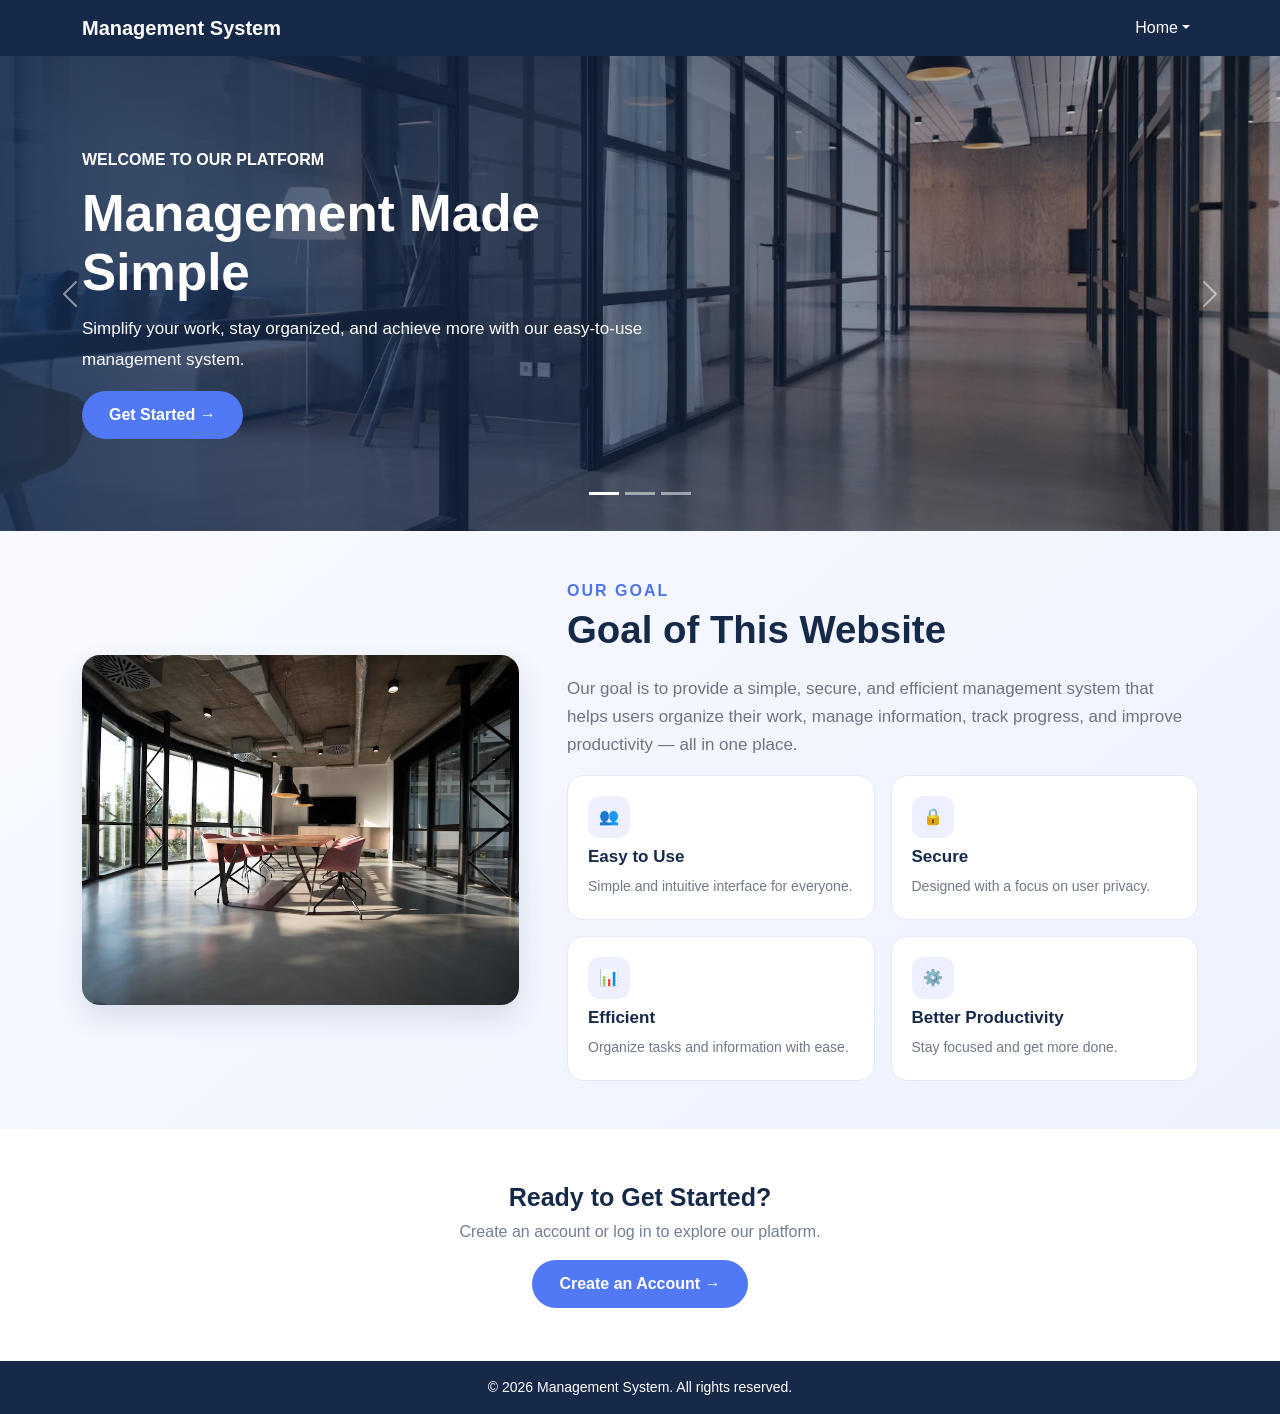
<file: Task2_Management_System/index.html>
<!doctype html>
<html lang="en">
<head>
  <meta charset="UTF-8"><meta name="viewport" content="width=device-width, initial-scale=1">
  <title>Management System | Welcome</title>
  <link href="https://cdn.jsdelivr.net/npm/bootstrap@5.3.3/dist/css/bootstrap.min.css" rel="stylesheet">
  <link rel="stylesheet" href="assets/css/style.css">
</head>
<body class="landing-page">
  <nav class="navbar navbar-expand-lg navbar-dark site-navbar">
    <div class="container"><a class="navbar-brand fw-bold" href="index.html">Management System</a>
      <button class="navbar-toggler" type="button" data-bs-toggle="collapse" data-bs-target="#navMenu" aria-controls="navMenu" aria-expanded="false" aria-label="Toggle navigation"><span class="navbar-toggler-icon"></span></button>
      <div class="collapse navbar-collapse justify-content-end" id="navMenu"><ul class="navbar-nav"><li class="nav-item dropdown"><a class="nav-link dropdown-toggle active" href="#" role="button" data-bs-toggle="dropdown">Home</a><ul class="dropdown-menu dropdown-menu-end"><li><a class="dropdown-item" href="login.html">Login</a></li><li><a class="dropdown-item" href="register.html">Sign Up</a></li><li><a class="dropdown-item" href="help.html">Help</a></li></ul></li></ul></div>
    </div>
  </nav>

  <main>
    <div id="heroCarousel" class="carousel slide hero-carousel" data-bs-ride="carousel" data-bs-interval="4500">
      <div class="carousel-indicators"><button type="button" data-bs-target="#heroCarousel" data-bs-slide-to="0" class="active" aria-current="true" aria-label="Slide 1"></button><button type="button" data-bs-target="#heroCarousel" data-bs-slide-to="1" aria-label="Slide 2"></button><button type="button" data-bs-target="#heroCarousel" data-bs-slide-to="2" aria-label="Slide 3"></button></div>
      <div class="carousel-inner">
        <section class="carousel-item active hero-slide hero-office"><div class="container hero-inner"><div class="hero-text"><p class="hero-eyebrow">WELCOME TO OUR PLATFORM</p><h1>Management Made<br>Simple</h1><p>Simplify your work, stay organized, and achieve more with our easy-to-use management system.</p><a class="btn btn-hero" href="login.html">Get Started &rarr;</a></div></div></section>
        <section class="carousel-item hero-slide hero-team"><div class="container hero-inner"><div class="hero-text"><p class="hero-eyebrow">WORK TOGETHER</p><h1>Better Team<br>Collaboration</h1><p>Manage projects, improve communication, and keep your team connected.</p><a class="btn btn-hero" href="login.html">Join Us &rarr;</a></div></div></section>
        <section class="carousel-item hero-slide hero-goals"><div class="container hero-inner"><div class="hero-text"><p class="hero-eyebrow">WORK SMARTER</p><h1>Achieve Your Goals</h1><p>Track progress, manage information, and improve productivity with a clear and organized workflow.</p><a class="btn btn-hero" href="login.html">Login Now &rarr;</a></div></div></section>
      </div>
      <button class="carousel-control-prev" type="button" data-bs-target="#heroCarousel" data-bs-slide="prev"><span class="carousel-control-prev-icon" aria-hidden="true"></span><span class="visually-hidden">Previous</span></button><button class="carousel-control-next" type="button" data-bs-target="#heroCarousel" data-bs-slide="next"><span class="carousel-control-next-icon" aria-hidden="true"></span><span class="visually-hidden">Next</span></button>
    </div>

    <section class="goal-section py-5" id="goal"><div class="container"><div class="row align-items-center g-5"><div class="col-lg-5"><img class="goal-image" src="assets/images/meeting-room.png" alt="Bright modern meeting room"></div><div class="col-lg-7"><p class="section-eyebrow">OUR GOAL</p><h2 class="section-title">Goal of This Website</h2><p class="section-description">Our goal is to provide a simple, secure, and efficient management system that helps users organize their work, manage information, track progress, and improve productivity — all in one place.</p><div class="row g-3"><div class="col-sm-6"><div class="benefit-card"><div class="benefit-icon">👥</div><h3>Easy to Use</h3><p>Simple and intuitive interface for everyone.</p></div></div><div class="col-sm-6"><div class="benefit-card"><div class="benefit-icon">🔒</div><h3>Secure</h3><p>Designed with a focus on user privacy.</p></div></div><div class="col-sm-6"><div class="benefit-card"><div class="benefit-icon">📊</div><h3>Efficient</h3><p>Organize tasks and information with ease.</p></div></div><div class="col-sm-6"><div class="benefit-card"><div class="benefit-icon">⚙️</div><h3>Better Productivity</h3><p>Stay focused and get more done.</p></div></div></div></div></div></div></section>
    <section class="cta-section text-center"><div class="container"><h2>Ready to Get Started?</h2><p>Create an account or log in to explore our platform.</p><a href="register.html" class="btn btn-hero">Create an Account &rarr;</a></div></section>
  </main>
  <footer class="site-footer text-center">&copy; 2026 Management System. All rights reserved.</footer>
  <script src="https://cdn.jsdelivr.net/npm/bootstrap@5.3.3/dist/js/bootstrap.bundle.min.js"></script>
</body></html>
</file>
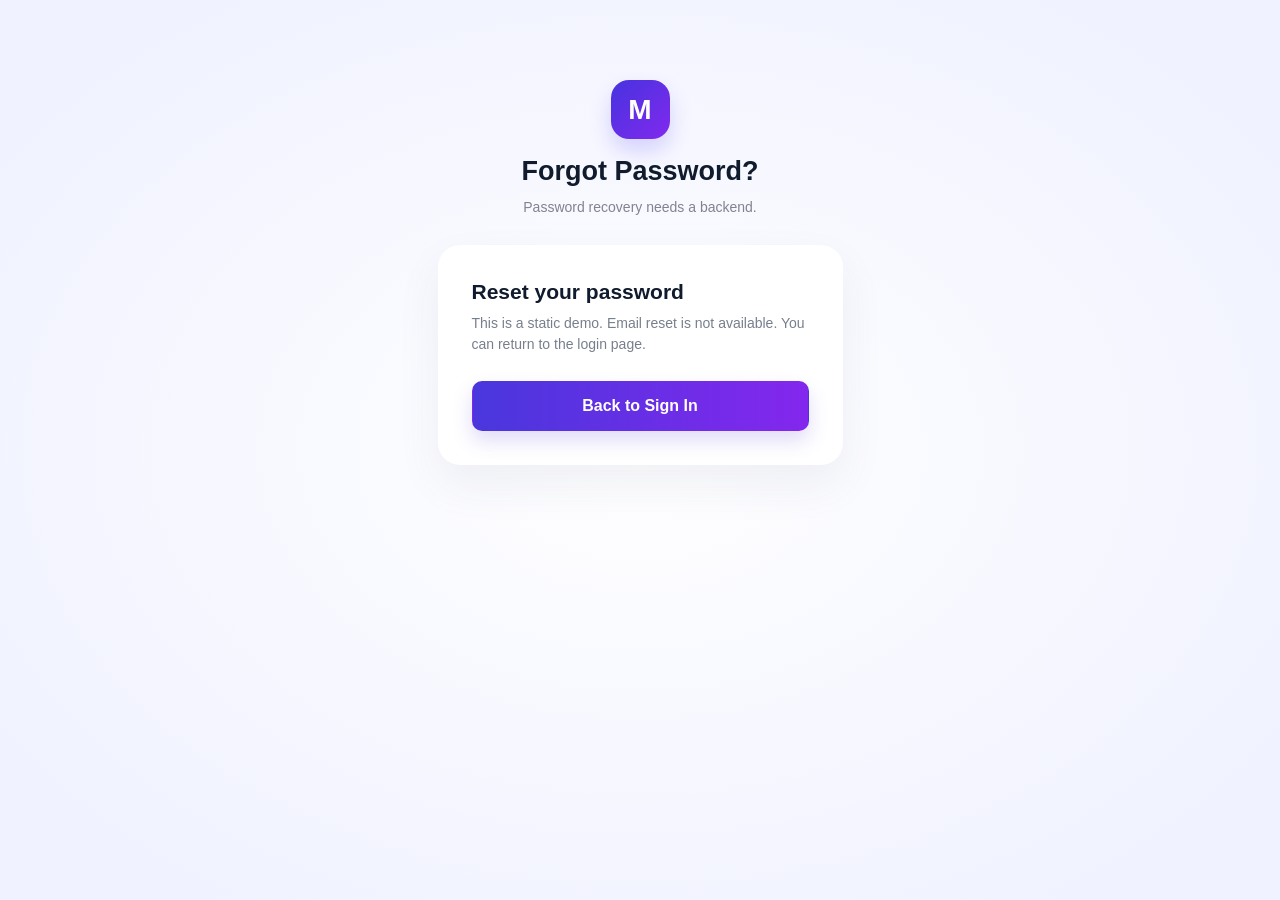
<file: Task2_Management_System/forgot.html>
<!doctype html><html lang="en"><head><meta charset="UTF-8"><meta name="viewport" content="width=device-width, initial-scale=1"><title>Forgot Password | Management System</title><link href="https://cdn.jsdelivr.net/npm/bootstrap@5.3.3/dist/css/bootstrap.min.css" rel="stylesheet"><link rel="stylesheet" href="assets/css/style.css"></head><body class="auth-page"><main class="auth-layout"><a class="auth-logo" href="index.html">M</a><h1>Forgot Password?</h1><p class="auth-intro">Password recovery needs a backend.</p><section class="auth-card"><h2>Reset your password</h2><p>This is a static demo. Email reset is not available. You can return to the login page.</p><a class="btn sign-in-btn w-100" href="login.html">Back to Sign In</a></section></main></body></html>
</file>
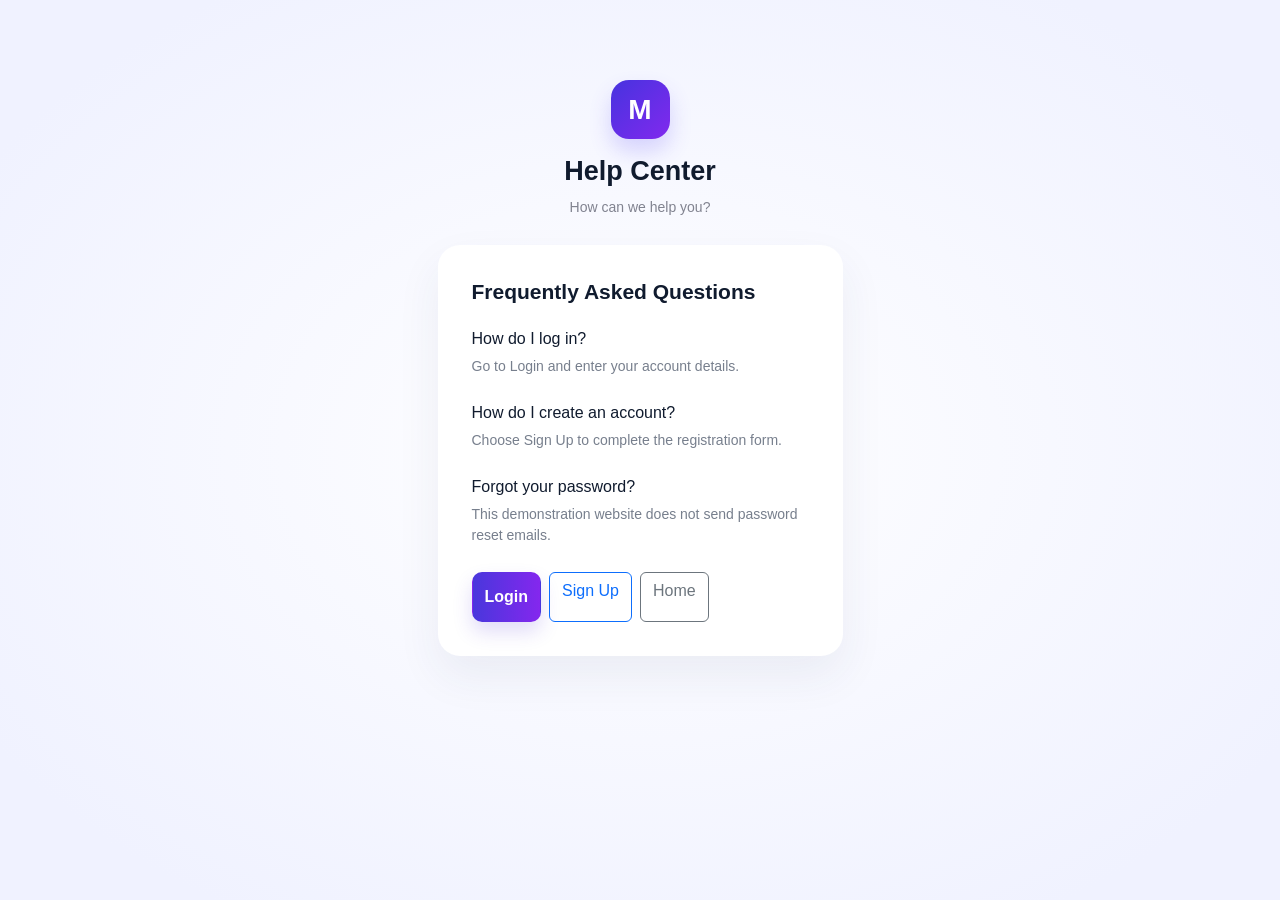
<file: Task2_Management_System/help.html>
<!doctype html>
<html lang="en">
<head>
  <meta charset="UTF-8">
  <meta name="viewport" content="width=device-width, initial-scale=1">
  <title>Help | Management System</title>
  <link href="https://cdn.jsdelivr.net/npm/bootstrap@5.3.3/dist/css/bootstrap.min.css" rel="stylesheet">
  <link rel="stylesheet" href="assets/css/style.css">
</head>
<body class="auth-page">
  <main class="auth-layout">
    <a class="auth-logo" href="index.html" aria-label="Back to homepage">M</a>
    <h1>Help Center</h1>
    <p class="auth-intro">How can we help you?</p>
    <section class="auth-card">
      <h2>Frequently Asked Questions</h2>
      <h3 class="fs-6 mt-4">How do I log in?</h3>
      <p>Go to Login and enter your account details.</p>
      <h3 class="fs-6">How do I create an account?</h3>
      <p>Choose Sign Up to complete the registration form.</p>
      <h3 class="fs-6">Forgot your password?</h3>
      <p>This demonstration website does not send password reset emails.</p>
      <div class="d-flex gap-2 flex-wrap mt-3">
        <a href="login.html" class="btn sign-in-btn">Login</a>
        <a href="register.html" class="btn btn-outline-primary">Sign Up</a>
        <a href="index.html" class="btn btn-outline-secondary">Home</a>
      </div>
    </section>
  </main>
</body>
</html>
</file>
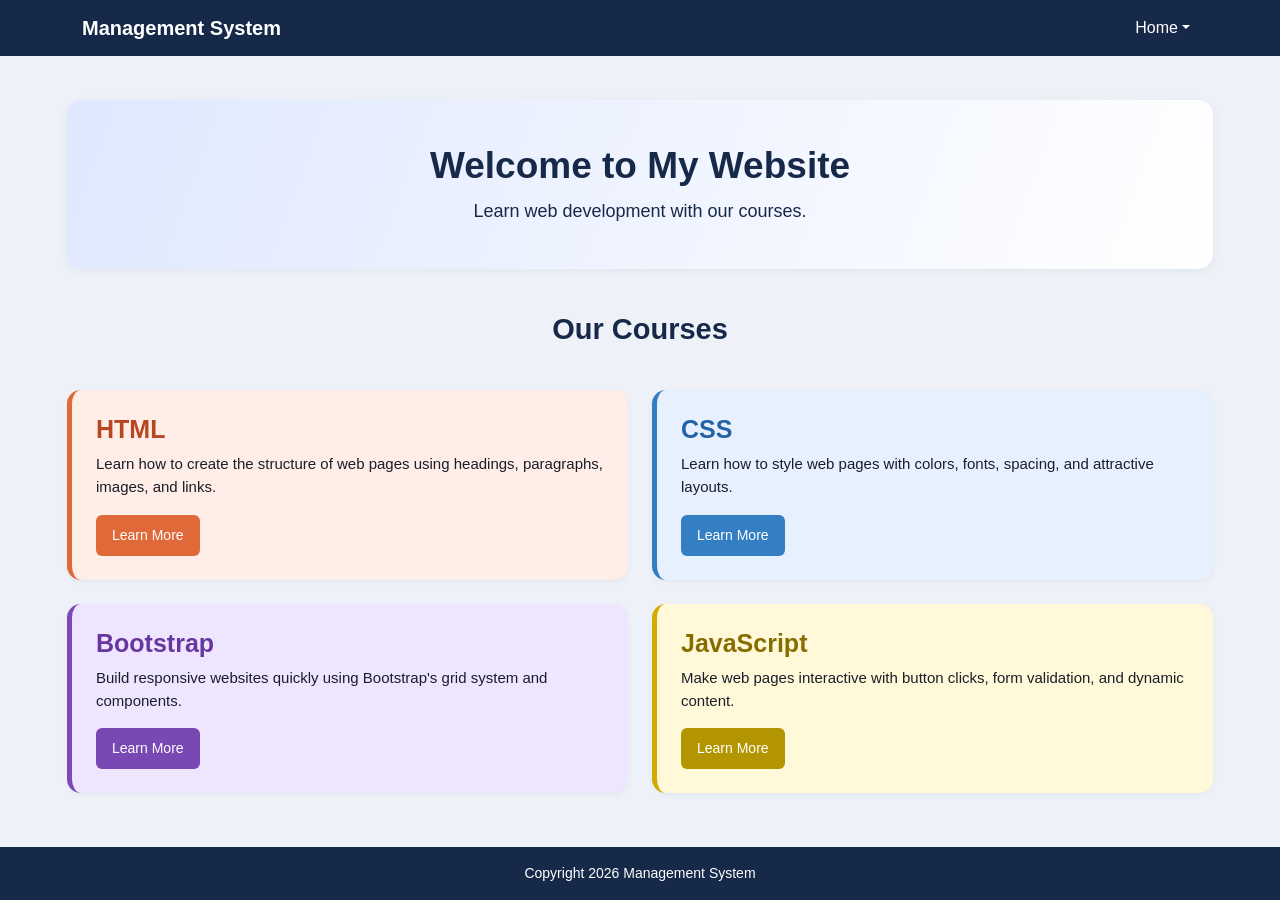
<file: Task2_Management_System/home.html>
<!doctype html><html lang="en"><head><meta charset="UTF-8"><meta name="viewport" content="width=device-width, initial-scale=1"><title>Courses | Management System</title><link href="https://cdn.jsdelivr.net/npm/bootstrap@5.3.3/dist/css/bootstrap.min.css" rel="stylesheet"><link rel="stylesheet" href="assets/css/style.css"></head><body class="courses-page"><nav class="navbar navbar-expand-lg navbar-dark site-navbar"><div class="container"><a class="navbar-brand fw-bold" href="index.html">Management System</a><button class="navbar-toggler" type="button" data-bs-toggle="collapse" data-bs-target="#navMenu" aria-label="Toggle navigation"><span class="navbar-toggler-icon"></span></button><div class="collapse navbar-collapse justify-content-end" id="navMenu"><ul class="navbar-nav"><li class="nav-item dropdown"><a class="nav-link active dropdown-toggle" href="#" role="button" data-bs-toggle="dropdown">Home</a><ul class="dropdown-menu dropdown-menu-end"><li><a class="dropdown-item" href="login.html">Login</a></li><li><a class="dropdown-item" href="register.html">Sign Up</a></li><li><a class="dropdown-item" href="help.html">Help</a></li></ul></li></ul></div></div></nav><main class="container courses-main"><header class="welcome-banner text-center"><h1>Welcome to My Website</h1><p>Learn web development with our courses.</p></header><h2 class="courses-heading text-center">Our Courses</h2><section class="row g-4" aria-label="Course list"><div class="col-md-6"><article class="course-card html-card"><h3>HTML</h3><p>Learn how to create the structure of web pages using headings, paragraphs, images, and links.</p><button type="button" class="btn course-btn" data-bs-toggle="modal" data-bs-target="#courseModal" data-course="HTML">Learn More</button></article></div><div class="col-md-6"><article class="course-card css-card"><h3>CSS</h3><p>Learn how to style web pages with colors, fonts, spacing, and attractive layouts.</p><button type="button" class="btn course-btn" data-bs-toggle="modal" data-bs-target="#courseModal" data-course="CSS">Learn More</button></article></div><div class="col-md-6"><article class="course-card bootstrap-card"><h3>Bootstrap</h3><p>Build responsive websites quickly using Bootstrap's grid system and components.</p><button type="button" class="btn course-btn" data-bs-toggle="modal" data-bs-target="#courseModal" data-course="Bootstrap">Learn More</button></article></div><div class="col-md-6"><article class="course-card javascript-card"><h3>JavaScript</h3><p>Make web pages interactive with button clicks, form validation, and dynamic content.</p><button type="button" class="btn course-btn" data-bs-toggle="modal" data-bs-target="#courseModal" data-course="JavaScript">Learn More</button></article></div></section></main><div class="modal fade" id="courseModal" tabindex="-1" aria-labelledby="courseModalLabel" aria-hidden="true"><div class="modal-dialog modal-dialog-centered"><div class="modal-content"><div class="modal-header"><h2 class="modal-title fs-5" id="courseModalLabel">Course Details</h2><button type="button" class="btn-close" data-bs-dismiss="modal" aria-label="Close"></button></div><div class="modal-body"><h3 class="fs-5" id="courseName"></h3><p id="courseDescription"></p></div><div class="modal-footer"><button type="button" class="btn btn-secondary" data-bs-dismiss="modal">Close</button></div></div></div></div><footer class="site-footer text-center">Copyright 2026 Management System</footer><script src="https://cdn.jsdelivr.net/npm/bootstrap@5.3.3/dist/js/bootstrap.bundle.min.js"></script><script src="assets/js/home.js"></script></body></html>
</file>
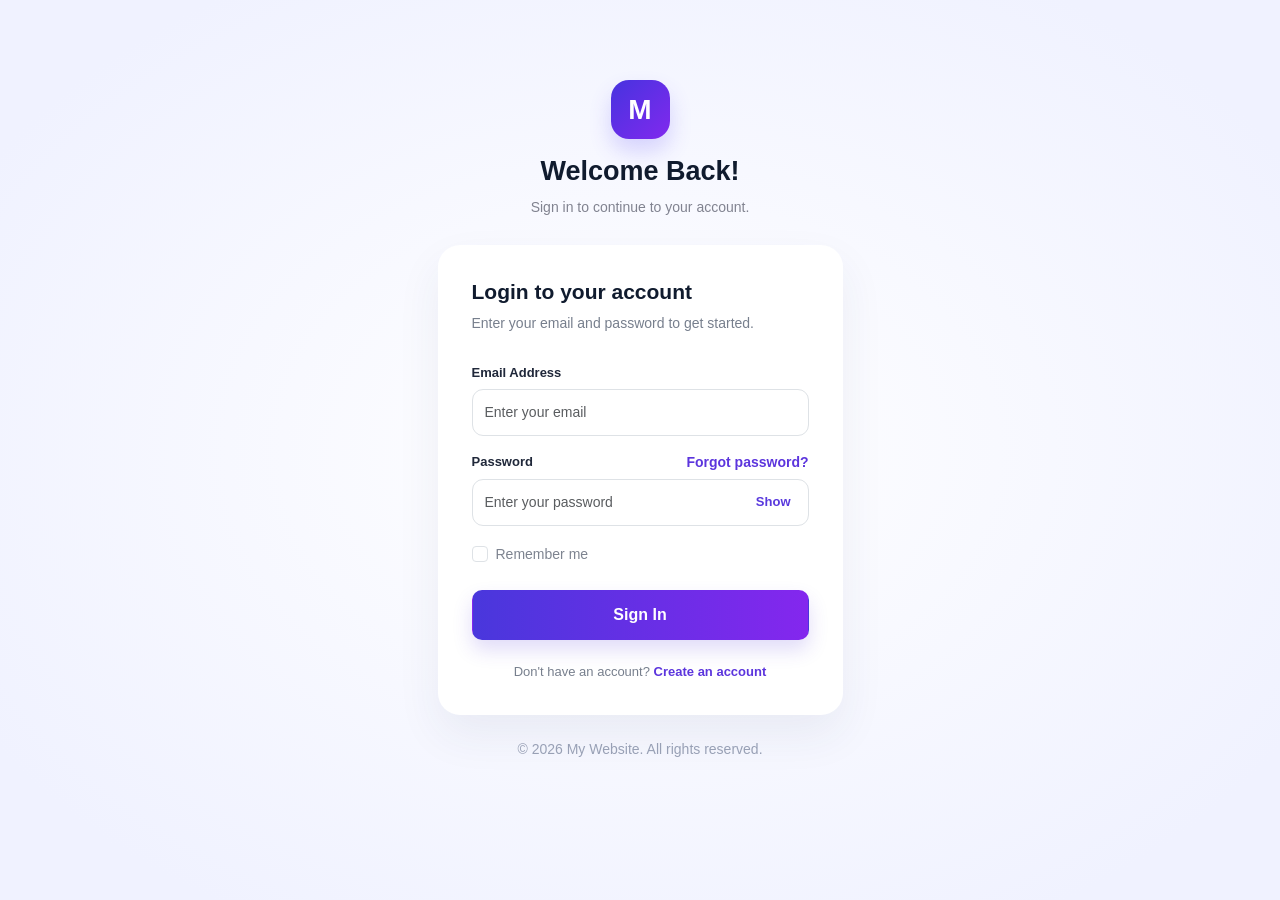
<file: Task2_Management_System/login.html>
<!doctype html><html lang="en"><head><meta charset="UTF-8"><meta name="viewport" content="width=device-width, initial-scale=1"><title>Login | Management System</title><link href="https://cdn.jsdelivr.net/npm/bootstrap@5.3.3/dist/css/bootstrap.min.css" rel="stylesheet"><link rel="stylesheet" href="assets/css/style.css"></head>
<body class="auth-page"><main class="auth-layout"><a class="auth-logo" href="index.html" aria-label="Back to landing page">M</a><h1>Welcome Back!</h1><p class="auth-intro">Sign in to continue to your account.</p><section class="auth-card"><h2>Login to your account</h2><p>Enter your email and password to get started.</p><div id="loginMessage" class="alert alert-danger d-none" role="alert"></div><form id="loginForm" novalidate><div class="mb-3"><label class="form-label" for="email">Email Address</label><input type="email" class="form-control" id="email" placeholder="Enter your email" autocomplete="email" required></div><div class="mb-3"><div class="d-flex justify-content-between"><label class="form-label" for="password">Password</label><a class="small auth-link" href="forgot.html">Forgot password?</a></div><div class="password-wrap"><input type="password" class="form-control" id="password" placeholder="Enter your password" autocomplete="current-password" required><button id="togglePassword" type="button" class="show-button">Show</button></div></div><div class="form-check mb-4"><input class="form-check-input" type="checkbox" id="remember"><label class="form-check-label" for="remember">Remember me</label></div><button class="btn sign-in-btn w-100" type="submit">Sign In</button></form><p class="auth-bottom">Don't have an account? <a href="register.html">Create an account</a></p></section><small class="auth-copyright">&copy; 2026 My Website. All rights reserved.</small></main><script src="assets/js/auth.js"></script></body></html>
</file>
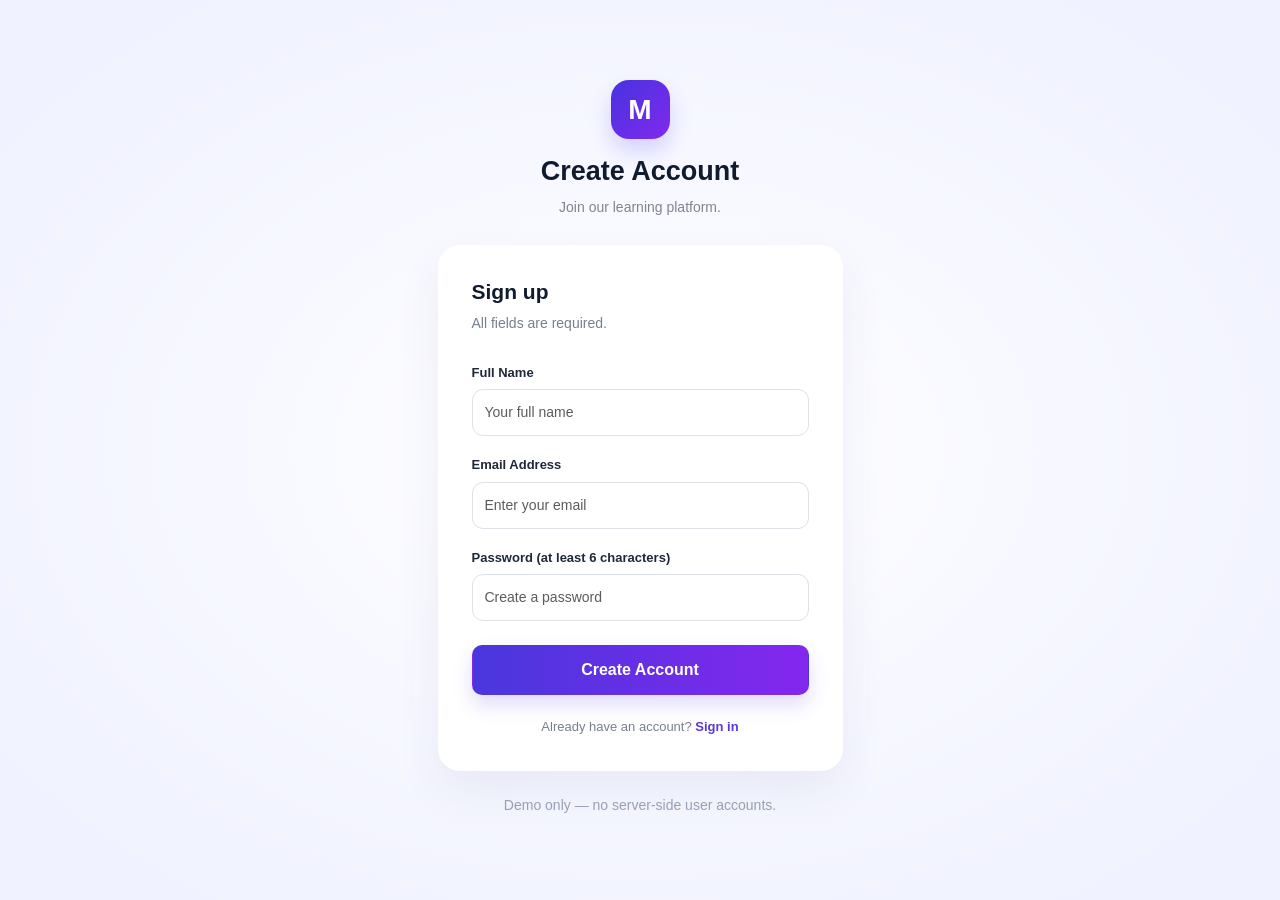
<file: Task2_Management_System/register.html>
<!doctype html><html lang="en"><head><meta charset="UTF-8"><meta name="viewport" content="width=device-width, initial-scale=1"><title>Register | Management System</title><link href="https://cdn.jsdelivr.net/npm/bootstrap@5.3.3/dist/css/bootstrap.min.css" rel="stylesheet"><link rel="stylesheet" href="assets/css/style.css"></head><body class="auth-page"><main class="auth-layout"><a class="auth-logo" href="index.html">M</a><h1>Create Account</h1><p class="auth-intro">Join our learning platform.</p><section class="auth-card"><h2>Sign up</h2><p>All fields are required.</p><div id="registerMessage" class="alert alert-danger d-none" role="alert"></div><form id="registerForm" novalidate><div class="mb-3"><label class="form-label" for="name">Full Name</label><input class="form-control" id="name" autocomplete="name" required placeholder="Your full name"></div><div class="mb-3"><label class="form-label" for="email">Email Address</label><input type="email" class="form-control" id="email" required autocomplete="email" placeholder="Enter your email"></div><div class="mb-4"><label class="form-label" for="password">Password (at least 6 characters)</label><input type="password" class="form-control" id="password" autocomplete="new-password" required placeholder="Create a password"></div><button class="btn sign-in-btn w-100">Create Account</button></form><p class="auth-bottom">Already have an account? <a href="login.html">Sign in</a></p></section><small class="auth-copyright">Demo only — no server-side user accounts.</small></main><script src="assets/js/auth.js"></script></body></html>
</file>
<file: Task2_Management_System/assets/css/style.css>
:root{--navy:#172949;--blue:#5278f5;--bg:#f0f4fc}*{box-sizing:border-box}body{margin:0;color:#172949;font-family:Arial,Helvetica,sans-serif}.site-navbar{background:#172949;min-height:55px}.navbar-brand{font-size:1.25rem}.site-footer{background:#172949;color:white;padding:16px;font-size:14px}.landing-page,.courses-page{background:var(--bg)}.hero-slide{height:475px;background-size:cover;background-position:center;position:relative;color:white}.hero-slide:before{content:"";position:absolute;inset:0;background:linear-gradient(90deg,rgba(19,41,76,.88) 0%,rgba(19,41,76,.58) 45%,rgba(19,41,76,.2) 100%)}.hero-office{background-image:url('../images/office-corridor.png')}.hero-team{background-image:url('../images/team-collaboration.png')}.hero-goals{background-image:url('../images/planning-work.png')}.hero-inner{position:relative;height:100%;display:flex;align-items:center}.hero-text{max-width:610px}.hero-eyebrow{font-weight:750;margin-bottom:12px;font-size:16px}.hero-text h1{font-size:clamp(2.6rem,4vw,3.7rem);font-weight:750;line-height:1.16;margin-bottom:12px}.hero-text>p:not(.hero-eyebrow){font-size:17px;line-height:1.8;max-width:610px}.btn-hero{color:white;background:#5279f5;border:0;padding:12px 27px;border-radius:32px;font-weight:700}.btn-hero:hover{background:#315ee7;color:white}.hero-carousel .carousel-control-next,.hero-carousel .carousel-control-prev{width:11%}.hero-carousel .carousel-indicators{bottom:10px}.goal-section{background:linear-gradient(140deg,#f8faff,#edf2ff)}.goal-image{width:100%;height:350px;object-fit:cover;border-radius:18px;box-shadow:0 12px 28px #1c355222}.section-eyebrow{letter-spacing:2px;color:#5074e7;font-weight:700;margin-bottom:4px}.section-title{font-size:clamp(2rem,3vw,2.8rem);font-weight:750;margin-bottom:22px}.section-description{font-size:17px;line-height:1.65;color:#6c7483}.benefit-card{background:white;padding:20px;border:1px solid #e4e9f4;border-radius:16px;min-height:145px}.benefit-icon{background:#eef0ff;border-radius:12px;display:inline-flex;align-items:center;justify-content:center;width:42px;height:42px;margin-bottom:9px}.benefit-card h3{font-size:17px;font-weight:700}.benefit-card p{color:#707987;margin:0;font-size:14px}.cta-section{background:#fff;padding:53px 10px}.cta-section h2{font-size:25px;font-weight:750}.cta-section p{color:#727e90}.auth-page{min-height:100vh;background:radial-gradient(ellipse at center,#fff 0%,#f0f2ff 85%);color:#101b2e}.auth-layout{padding:80px 20px 30px;max-width:445px;margin:auto;text-align:center}.auth-logo{display:flex;align-items:center;justify-content:center;width:59px;height:59px;margin:0 auto 16px;border-radius:18px;background:linear-gradient(135deg,#4633df,#8129ee);color:white;font-size:28px;font-weight:800;text-decoration:none;box-shadow:0 12px 22px #4e3ef533}.auth-layout h1{font-size:27px;font-weight:750;margin:0 0 10px}.auth-intro{font-size:14px;color:#818390;margin-bottom:27px}.auth-card{text-align:left;background:#fff;border-radius:22px;box-shadow:0 20px 45px #26326012;padding:34px}.auth-card h2{font-size:21px;font-weight:750}.auth-card>p{font-size:14px;color:#777f8d;margin-bottom:26px}.auth-card .form-label{font-size:13px;color:#20283a;font-weight:600;margin-bottom:7px}.auth-card .form-control{padding:12px;border-radius:11px;font-size:14px}.auth-card .form-control:focus{border-color:#6552f6;box-shadow:0 0 0 3px #6152ee27}.auth-link,.auth-bottom a{color:#5c35dd;text-decoration:none;font-weight:650}.auth-link:hover,.auth-bottom a:hover{text-decoration:underline}.password-wrap{position:relative}.password-wrap .form-control{padding-right:72px}.show-button{position:absolute;right:10px;top:50%;transform:translateY(-50%);border:0;background:transparent;color:#5939dd;font-weight:600;font-size:13px;padding:8px;cursor:pointer}.form-check-label{font-size:14px;color:#7e8490}.sign-in-btn{background:linear-gradient(90deg,#4937dc,#8427ee);color:#fff;font-weight:700;padding:12px;border-radius:10px;box-shadow:0 10px 19px #4b30d52b}.sign-in-btn:hover{color:white;background:linear-gradient(90deg,#3826c7,#6817d0)}.auth-bottom{text-align:center!important;margin:22px 0 0!important;font-size:13px!important}.auth-copyright{display:block;color:#98a0b5;margin-top:24px}.courses-page{min-height:100vh;display:flex;flex-direction:column;background:#eef2f8}.courses-main{max-width:1170px;flex:1;padding-top:44px;padding-bottom:42px}.welcome-banner{background:linear-gradient(110deg,#dfe8ff,#fff);border-radius:15px;padding:44px 15px;box-shadow:0 2px 8px #1d294610}.welcome-banner h1{font-size:37px;font-weight:750;margin-bottom:10px}.welcome-banner p{font-size:18px;margin:0}.courses-heading{font-size:29px;font-weight:750;margin:43px 0}.course-card{height:100%;min-height:180px;border-radius:14px;border-left:5px solid;padding:24px;box-shadow:0 2px 5px #1a24480d}.course-card h3{font-size:25px;font-weight:750}.course-card p{color:#1b1e29;font-size:15px;line-height:1.55}.course-btn{color:#fff;font-size:14px;padding:9px 15px}.course-btn:hover{color:white;filter:brightness(.88)}.html-card{background:#ffede7;border-color:#e36837}.html-card h3{color:#b74720}.html-card .course-btn{background:#df6939}.css-card{background:#e7f0ff;border-color:#347dc2}.css-card h3{color:#2263a6}.css-card .course-btn{background:#347ec4}.bootstrap-card{background:#eee6ff;border-color:#7a49b5}.bootstrap-card h3{color:#67379f}.bootstrap-card .course-btn{background:#7848b3}.javascript-card{background:#fff9d9;border-color:#d5a900}.javascript-card h3{color:#876c00}.javascript-card .course-btn{background:#b29500}@media(max-width:767px){.hero-slide{height:445px}.hero-inner{padding-left:42px;padding-right:42px}.hero-text h1{font-size:2.45rem}.hero-text>p:not(.hero-eyebrow){font-size:15px}.goal-image{height:260px}.auth-layout{padding-top:45px}.auth-card{padding:25px}.courses-main{padding-top:26px}.welcome-banner h1{font-size:26px}.courses-heading{margin:30px 0}.course-card{min-height:unset}}
</file>
